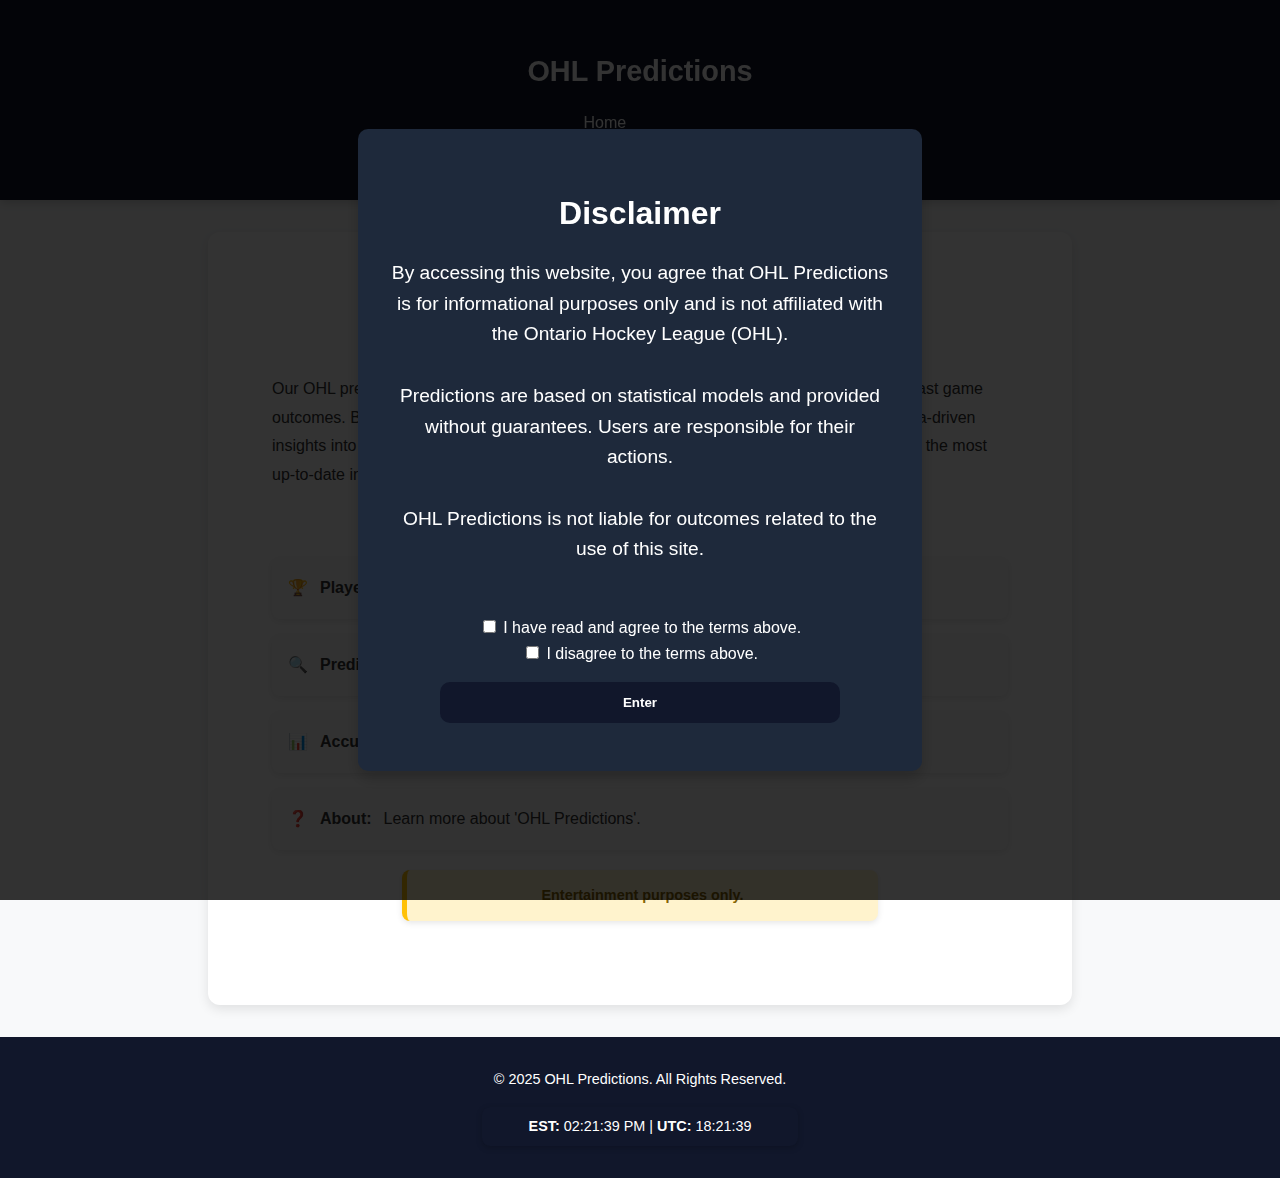
<file: index.html>
<!DOCTYPE html>
<html lang="en">
<head>
    <meta charset="UTF-8">
    <meta name="viewport" content="width=device-width, initial-scale=1.0">
    <title>OHL Game Predictions</title>
    <link rel="stylesheet" href="style.css">
</head>
<body>

    <!-- ✅ Navigation Bar (Only Home) -->
    <nav class="navbar sticky">
        <div class="container">
            <a href="index.html" class="logo">OHL Predictions</a>
            <ul class="nav-links">
                <li><a href="index.html">Home</a></li>
            </ul>
        </div>
    </nav>

    <!-- ✅ About Our Model -->
    <section class="about">
        <div class="container">
            <h2>How Our Prediction Model Works</h2>
            <p>
                Our OHL prediction model uses machine learning and advanced statistical analysis to forecast game outcomes. 
                By analyzing team performance, player stats, and historical data, we provide data-driven insights into each match-up. 
                Our predictions refresh automatically every 24 hours to provide the most up-to-date insights.
            </p>
            <h3>How to Navigate the Website:</h3>
            <ul>
                <li onclick="location.href='player_stats.html'">🏆 <strong>Player Stats:</strong> View detailed player statistics for the 2024-2025 season.</li>
                <!--<li onclick="location.href='about.html'">🏆 <strong>Team Stats:</strong> View detailed team statistics for the 2024-2025 season.</li>-->
                <li onclick="location.href='predictions.html'">🔍 <strong>Predictions Page:</strong> View detailed forecasts for upcoming games.</li>
                <li onclick="location.href='accuracy.html'">📊 <strong>Accuracy Page:</strong> See how well our model performs over time.</li>
                <li onclick="location.href='about.html'">❓<strong>About:</strong> Learn more about 'OHL Predictions'.</li>
            </ul>
            <p class="disclaimer">Entertainment purposes only.</p>
        </div>
    </section>

    <!-- ✅ Footer with Live Clock -->
    <footer class="footer">
        <p>&copy; 2025 OHL Predictions. All Rights Reserved.</p>
        <div id="clock" class="clock"></div>
    </footer>

    <!-- ⚠️ Legal Disclaimer Popup -->
<div id="legal-popup" class="popup">
    <div class="popup-content">
      <h2>Disclaimer</h2>
      <p>
        By accessing this website, you agree that OHL Predictions is for informational purposes only and is not affiliated with the Ontario Hockey League (OHL).
        <br><br>
        Predictions are based on statistical models and provided without guarantees. Users are responsible for their actions.
        <br><br>
        OHL Predictions is not liable for outcomes related to the use of this site.
        <br><br>
      </p>
      <label>
        <input type="checkbox" id="agree-checkbox"> I have read and agree to the terms above.<br>
        <input type="checkbox" id="disagree-checkbox"> I disagree to the terms above.
      </label>
      
      <button id="accept-btn" class="select-btn" disabled>Enter</button>
    </div>
  </div>
  
  <script>
    document.addEventListener('DOMContentLoaded', () => {
      const checkbox = document.getElementById('agree-checkbox');
      const acceptBtn = document.getElementById('accept-btn');
      const popup = document.getElementById('legal-popup');
  
      // Enable the button only when the checkbox is checked
      checkbox.addEventListener('change', () => {
        acceptBtn.disabled = !checkbox.checked;
      });
  
      // Close the popup and store acceptance in localStorage when the button is clicked
      acceptBtn.addEventListener('click', () => {
        localStorage.setItem('disclaimerAccepted', 'true');
        popup.style.display = 'none';
      });
  
      // Show the popup only if the user hasn't accepted the disclaimer
      if (!localStorage.getItem('disclaimerAccepted')) {
        popup.style.display = 'block';
      }
    });
  </script>
  

    <script src="maintenance.js"></script>
    <script>
        function updateClock() {
            const now = new Date();
            const estTime = now.toLocaleString('en-US', { 
                timeZone: 'America/New_York', 
                hour: '2-digit', 
                minute: '2-digit', 
                second: '2-digit',
                hour12: true 
            });
            const utcTime = now.toUTCString().slice(17, 25);
    
            const clockElement = document.getElementById('clock');
            if (clockElement) {
                clockElement.innerHTML = `<strong>EST:</strong> ${estTime} | <strong>UTC:</strong> ${utcTime}`;
            }
        }
        setInterval(updateClock, 1000);
        updateClock();
    
        // ⚠️ Legal Disclaimer Popup Script
        document.addEventListener('DOMContentLoaded', () => {
            const legalPopup = document.getElementById('legal-popup');
            const acceptBtn = document.getElementById('accept-btn');
    
            if (!sessionStorage.getItem('legalAccepted')) {
                // Show the popup if it's the first visit in this session
                legalPopup.style.display = 'flex';
            }
    
            acceptBtn.addEventListener('click', () => {
                sessionStorage.setItem('legalAccepted', 'true');  // Store acceptance for this session
                legalPopup.style.display = 'none';
            });
        });
    </script>
    
    
</body>
</html>
</file>
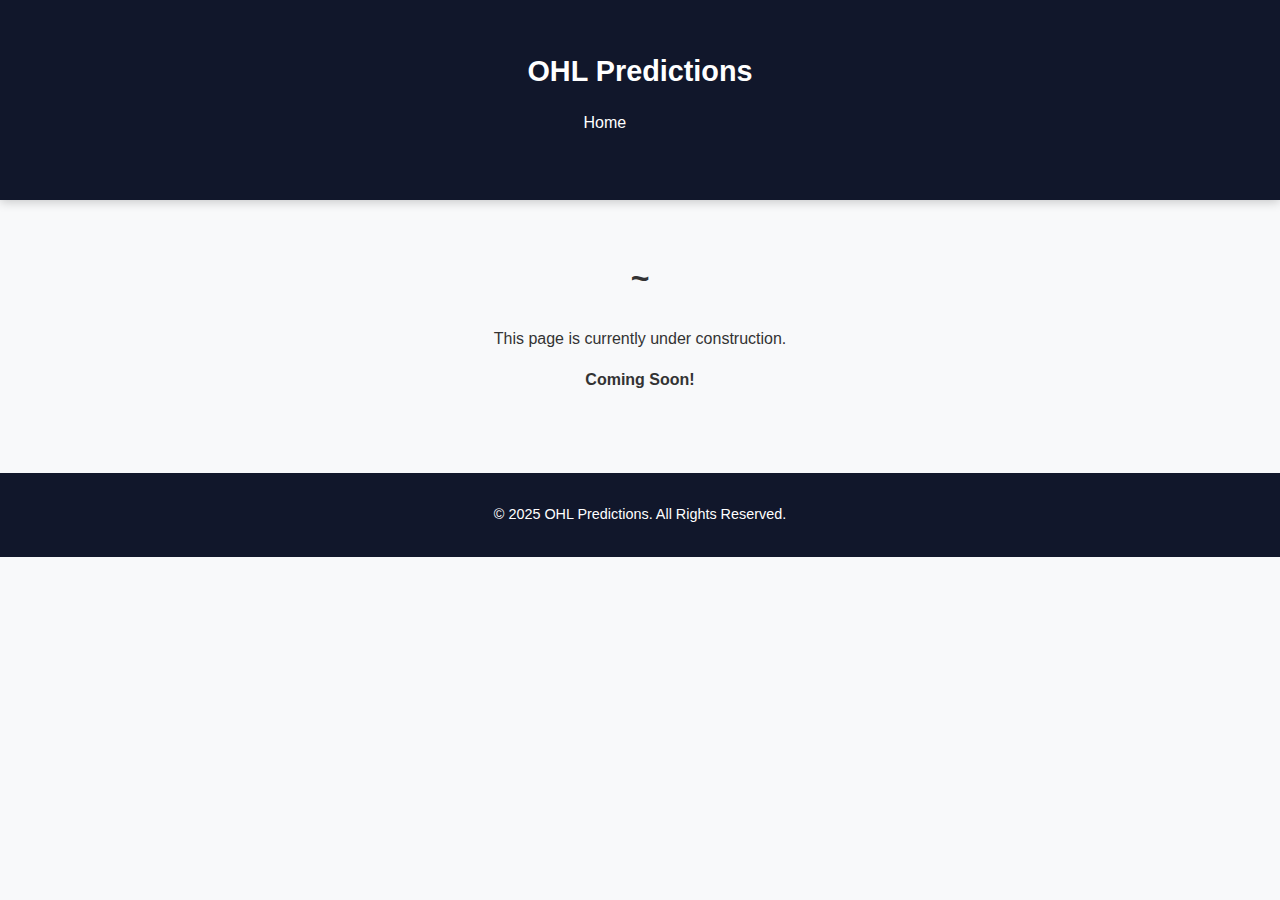
<file: about.html>
<!DOCTYPE html>
<html lang="en">
<head>
    <meta charset="UTF-8">
    <meta name="viewport" content="width=device-width, initial-scale=1.0">
    <title>About Us - OHL Predictions</title>
    <link rel="stylesheet" href="style.css">
</head>
<body>
    <!-- Navigation Bar -->
    <nav class="navbar sticky">
        <div class="container">
            <a href="index.html" class="logo">OHL Predictions</a>
            <ul class="nav-links">
                <li><a href="index.html">Home</a></li>

            </ul>
        </div>
    </nav>

    <!-- Coming Soon Section -->
    <section class="coming-soon">
        <div class="container">
            <h1>~</h1>
            <p>This page is currently under construction.</p>
            <p><strong>Coming Soon!</strong></p>
        </div>
    </section>

    <!-- Footer -->
    <footer class="footer">
        <p>&copy; 2025 OHL Predictions. All Rights Reserved.</p>
    </footer>
</body>
</html>
</file>
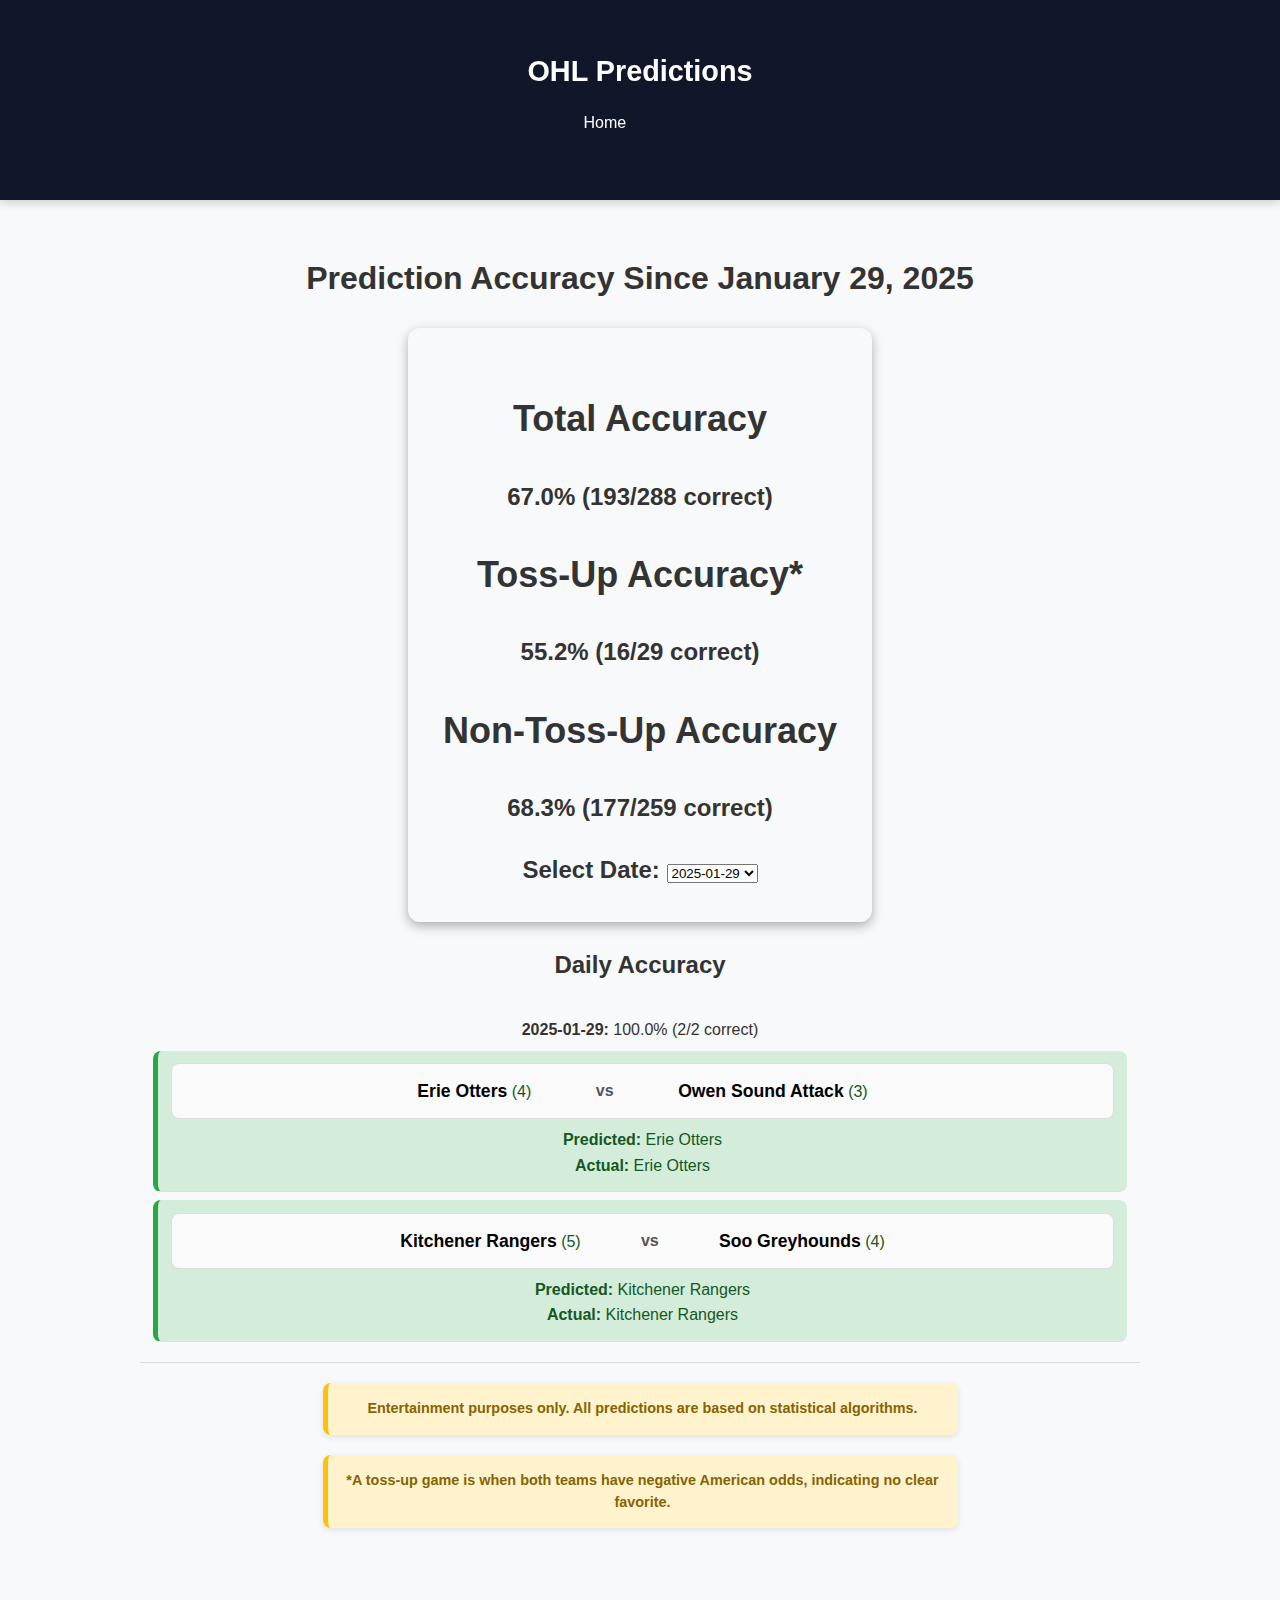
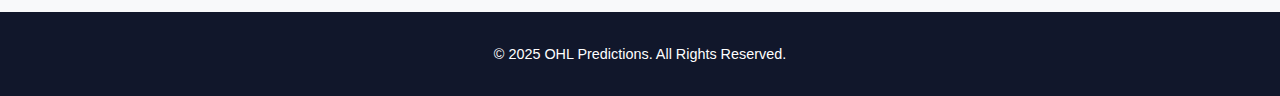
<file: accuracy.html>
<!DOCTYPE html>
<html lang="en">
<head>
    <meta charset="UTF-8">
    <meta name="viewport" content="width=device-width, initial-scale=1.0">
    <title>Prediction Accuracy</title>
    <link rel="stylesheet" href="style.css">
</head>
<body>
    <!-- ✅ Navigation Bar -->
    <nav class="navbar sticky">
        <div class="container">
            <a href="index.html" class="logo">OHL Predictions</a>
            <ul class="nav-links">
                <li><a href="index.html">Home</a></li>
            </ul>
        </div>
    </nav>

    <main class="container">
        <h1 class="main-heading">Prediction Accuracy Since January 29, 2025</h1>

        <div class="accuracy-summary">
            <h2>Total Accuracy</h2>
            <p id="total-accuracy">Loading...</p>

            <h2>Toss-Up Accuracy*</h2>
            <p id="tossup-accuracy">Loading...</p>

            <h2>Non-Toss-Up Accuracy</h2>
            <p id="non-tossup-accuracy">Loading...</p>

            <label for="date-select">Select Date:</label>
            <select id="date-select"></select>
        </div>

        <div class="accuracy-list">
            <h2>Daily Accuracy</h2>
            <ul id="accuracy-data"></ul>
        </div>

        <!-- ⚠️ Legal Disclaimer -->
        <p class="disclaimer">
            Entertainment purposes only. All predictions are based on statistical algorithms.
        </p>
        <p class="disclaimer">
            *A toss-up game is when both teams have negative American odds, indicating no clear favorite.
        </p>
    </main>

    <footer class="footer">
        <p>&copy; 2025 OHL Predictions. All Rights Reserved.</p>
    </footer>

    <script src="accuracy.js"></script>
</body>
</html>
</file>
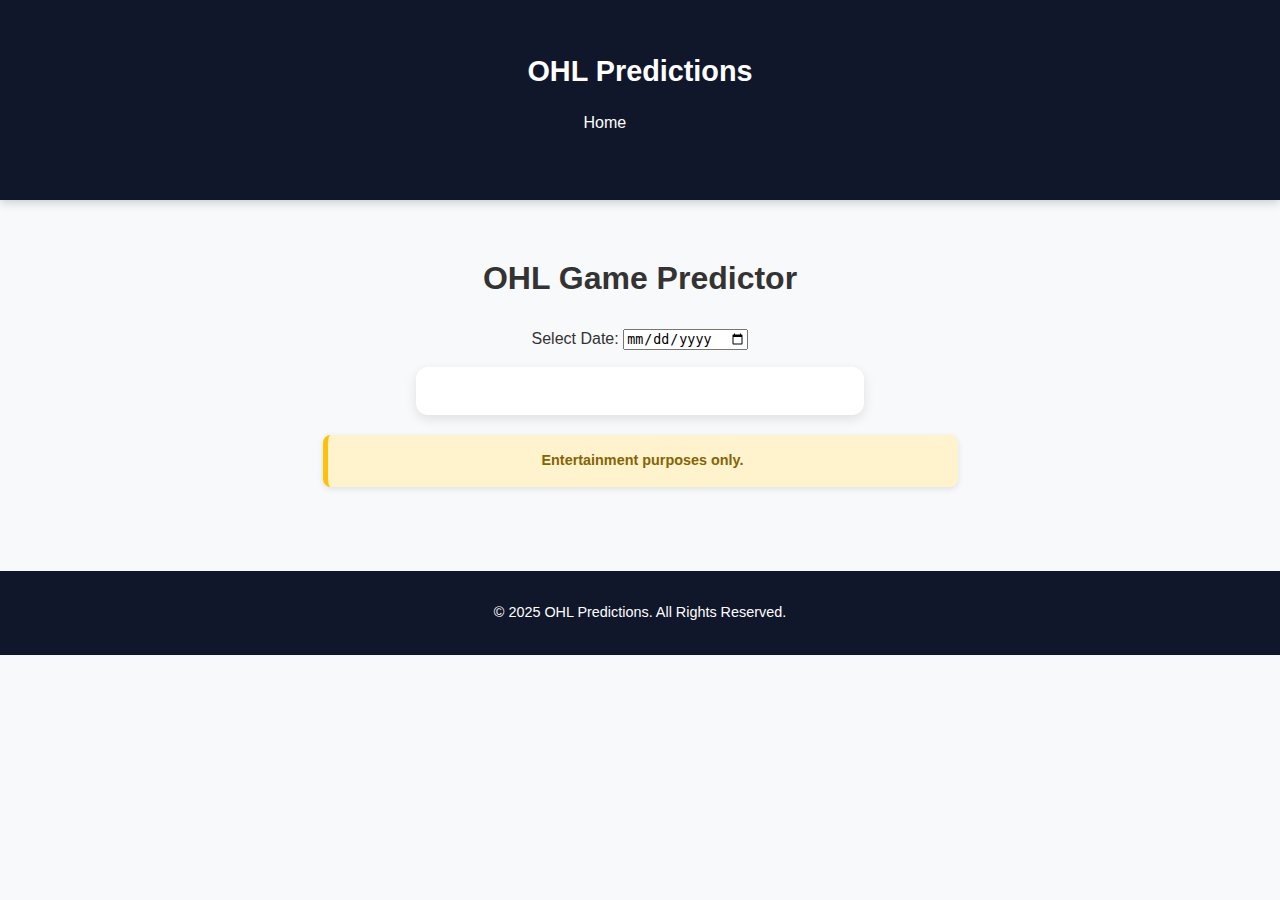
<file: predictions.html>
<!DOCTYPE html>
<html lang="en">
<head>
    <meta charset="UTF-8">
    <meta name="viewport" content="width=device-width, initial-scale=1.0">
    <title>OHL Predictor</title>
    <link rel="stylesheet" href="style.css">
</head>
<body>
    <!-- ✅ Navigation Bar -->
    <nav class="navbar sticky">
        <div class="container">
            <a href="index.html" class="logo">OHL Predictions</a>
            <ul class="nav-links">
                <li><a href="index.html">Home</a></li>
            </ul>
        </div>
    </nav>

    <main class="container predictions">
        <h1 class="main-heading">OHL Game Predictor</h1>

        <label for="date-select" class="date-label">Select Date:</label>
        <input type="date" id="date-select" class="date-input">

        <div id="game-container" class="game-container"></div>
        <div id="results" class="results"></div>

        <!-- ⚠️ Legal Disclaimer -->
        <p class="disclaimer">
            Entertainment purposes only.
        </p>
    </main>

    <footer class="footer">
        <p>&copy; 2025 OHL Predictions. All Rights Reserved.</p>
    </footer>

    <!-- ✅ Game Details Popup -->
    <div id="game-popup" class="popup" style="display: none;">
        <div class="popup-content">
            <span class="close-btn" id="close-btn">✖</span>
            <div id="popup-details"></div>
        </div>
    </div>

    <script src="app.js"></script>
</body>
</html>
</file>
<file: style.css>
/* 🌐 Base Styles */
body {
    display: block !important;
    font-family: 'Segoe UI', Tahoma, Geneva, Verdana, sans-serif;
    margin: 0;
    padding: 0;
    background-color: #f4f4f8;
    color: #333;
    line-height: 1.6;
    scroll-behavior: smooth;
    text-align: center;
}

/* 🔝 Navbar */
.navbar {
    background-color: #11172b;
    color: white;
    padding: 1rem 2rem;
    display: flex;
    justify-content: center;
    align-items: center;
    box-shadow: 0 2px 8px rgba(0, 0, 0, 0.3);
    position: sticky;
    top: 0;
    z-index: 1000;
    gap: 2rem;
}

.navbar .logo {
    font-size: 1.8rem;
    font-weight: bold;
    color: #fff;
    text-decoration: none;
}

.nav-links {
    list-style: none;
    display: flex;
    gap: 1.5rem;
}

.nav-links a {
    color: #fff;
    text-decoration: none;
    padding: 0.5rem 1rem;
    transition: background 0.3s ease, color 0.3s ease;
    border-radius: 5px;
}

.nav-links a:hover {
    background-color: #e94560;
    color: white;
}

/* 📦 Container */
.container {
    max-width: 1000px;
    margin: auto;
    padding: 2rem;
}

/* 🎯 Game Cards */
.game-box,
.results {
    background-color: white;
    padding: 1.5rem;
    border-radius: 12px;
    box-shadow: 0 4px 12px rgba(0, 0, 0, 0.1);
    margin: 1rem auto;
    transition: transform 0.3s ease;
    max-width: 400px;
}

.game-box:hover {
    transform: translateY(-5px);
}

/* ✅ Modern Button */
.select-btn {
    background-color: #11172b;
    color: white;
    border: none;
    padding: 0.8rem 2rem;
    border-radius: 10px;
    font-weight: bold;
    cursor: pointer;
    transition: background 0.3s ease, transform 0.2s ease;
    margin: 1rem 0;
    display: inline-block;
    width: 80%;
}

.select-btn:hover {
    background-color: #e94560;
    transform: scale(1.05);
}

/* ⚽ Game Row Layout */
.game-row {
    display: flex;
    justify-content: center;
    align-items: center;
    gap: 1rem;
    padding: 0.8rem 1rem;
    border: 1px solid #ddd;
    border-radius: 8px;
    background-color: #fafafa;
    margin-bottom: 0.5rem;
    text-align: center;
}

.away-team, .home-team {
    font-weight: bold;
    font-size: 1.1rem;
    color: #000;
    flex: 1;
    text-align: center;
}

.vs {
    font-weight: bold;
    color: #555;
    flex: 0.2;
}

/* ✅ Correct & Incorrect Styling */
.correct {
    background-color: #d4edda;
    color: #155724;
    border-left: 5px solid #28a745;
    padding: 0.8rem;
    margin: 0.5rem 0;
    border-radius: 8px;
}

.incorrect {
    background-color: #f8d7da;
    color: #721c24;
    border-left: 5px solid #dc3545;
    padding: 0.8rem;
    margin: 0.5rem 0;
    border-radius: 8px;
}

/* 📊 Accuracy Summary */
.accuracy-summary {
    padding: 2rem;
    border-radius: 12px;
    font-size: 1.5rem;
    font-weight: bold;
    box-shadow: 0 4px 12px rgba(0, 0, 0, 0.3);
    margin: 1.5rem auto;
    max-width: 400px;
    text-align: center;
}

.accuracy-list li {
    padding: 0.8rem;
    border-bottom: 1px solid #ddd;
    transition: background 0.3s ease;
    text-align: center;
}

.accuracy-list ul {
    list-style: none;
    padding: 0;
    margin: 0;
}

/* ✅ Clock Styling */
.clock {
    background-color: #11172b;
    color: white;
    padding: 0.5rem;
    font-size: 0.9rem;
    border-radius: 8px;
    margin: 1rem auto;
    max-width: 300px;
    text-align: center;
    box-shadow: 0 2px 6px rgba(0, 0, 0, 0.2);
}

/* ⚡ Footer */
.footer {
    background-color: #11172b;
    color: white;
    text-align: center;
    padding: 1rem 0;
    margin-top: 2rem;
    font-size: 0.9rem;
}

/* ✅ About Section */
.about {
    background-color: white;
    padding: 2rem;
    border-radius: 12px;
    box-shadow: 0 4px 12px rgba(0, 0, 0, 0.1);
    margin: 2rem auto;
    max-width: 800px;
    text-align: left;
    line-height: 1.8;
}

.about h2, .about h3 {
    color: #11172b;
    font-weight: bold;
    margin-bottom: 1rem;
    text-align: center;
}

.about ul {
    list-style: none;
    padding: 0;
    margin: 1rem 0;
}

.about li {
    background-color: #f9f9f9;
    padding: 1rem;
    margin-bottom: 1rem;
    border-radius: 8px;
    box-shadow: 0 2px 8px rgba(0, 0, 0, 0.1);
    transition: transform 0.3s ease, background 0.3s ease;
    display: flex;
    align-items: center;
    gap: 0.75rem;
    font-size: 1rem;
}

.about li:hover {
    background-color: #e94560;
    color: white;
    transform: translateY(-5px);
    cursor: pointer;
}

/* ✅ Popup Modal for Game Details */
.popup {
    display: none;
    position: fixed;
    z-index: 1000;
    left: 0;
    top: 0;
    width: 100%;
    height: 100%;
    background-color: rgba(0, 0, 0, 0.6);
    justify-content: center;
    align-items: center;
}

.popup-content {
    background: white;
    padding: 2rem;
    border-radius: 10px;
    width: 90%;
    max-width: 400px;
    text-align: center;
    box-shadow: 0 4px 10px rgba(0, 0, 0, 0.2);
    position: relative;
}

.close-btn {
    position: absolute;
    top: 10px;
    right: 15px;
    font-size: 24px;
    cursor: pointer;
    color: #e94560;
}

.close-btn:hover {
    color: red;
}

/* 📱 Responsive Design */
@media (max-width: 600px) {
    .nav-links {
        flex-direction: column;
        gap: 0.75rem;
    }

    .container {
        padding: 1rem;
    }

    .game-row {
        flex-direction: column;
        gap: 0.5rem;
    }

    .select-btn {
        width: 90%;
    }

    .navbar, .footer, .game-box, .accuracy-summary {
        font-size: 0.9rem;
    }

    .about {
        padding: 1.5rem;
        margin: 1rem;
    }

    .about li {
        font-size: 0.9rem;
        padding: 0.8rem;
    }
}
/* ⚠️ Disclaimer Styling */
.disclaimer {
    background-color: #fff3cd;  /* Light yellow background */
    color: #856404;             /* Dark gold text */
    border-left: 5px solid #ffc107;  /* Bold yellow border */
    padding: 1rem;
    margin: 1.5rem auto;
    border-radius: 8px;
    max-width: 600px;
    font-size: 0.95rem;
    text-align: center;
    box-shadow: 0 2px 6px rgba(0, 0, 0, 0.1);  /* Subtle shadow */
    font-weight: bold;
    line-height: 1.5;
}

/* Responsive Design for Disclaimer */
@media (max-width: 600px) {
    .disclaimer {
        font-size: 0.85rem;
        padding: 0.8rem;
        max-width: 90%;
    }
}
/* General Styling */
body {
    font-family: 'Arial', sans-serif;
    background-color: #f8f9fa;
    color: #333;
    text-align: center;
    margin: 0;
    padding: 0;
}

/* Navbar */
.navbar {
    background-color: #11172b;
    padding: 1rem;
    display: flex;
    justify-content: center;
    box-shadow: 0 2px 10px rgba(0, 0, 0, 0.2);
}

.navbar .logo {
    font-size: 1.8rem;
    font-weight: bold;
    color: white;
    text-decoration: none;
}

/* Player Selection */
#player-select {
    padding: 10px;
    font-size: 1rem;
    border-radius: 5px;
    border: 1px solid #ddd;
    background-color: white;
    margin: 10px;
}

/* Table Styling */
.stats-table {
    width: 50%;
    margin: 10px auto;
    border-collapse: collapse;
    border-radius: 5px;
    overflow: hidden;
    background: white;
    box-shadow: 0px 4px 8px rgba(0, 0, 0, 0.1);
}

.stats-table th, .stats-table td {
    padding: 6px;
    text-align: left;
    border-bottom: 0.5px solid #ddd;
}

.stats-table th {
    background-color: #11172b;
    color: white;
    font-weight: bold;
}

.stats-table tr:nth-child(even) {
    background-color: #f2f2f2;
}

/* Disclaimer Box */
.disclaimer {
    background-color: #fff3cd;
    color: #856404;
    padding: 15px;
    border-radius: 8px;
    width: 60%;
    margin: 20px auto;
    font-size: 0.9rem;
    font-weight: bold;
    text-align: center;
    box-shadow: 0px 2px 6px rgba(0, 0, 0, 0.1);
}
.extra-container {
    width: 100%;
    min-height: 120px; /* Adjust as needed */
    background-color: #f8f9fa; /* Light gray background */
    border-radius: 8px;
    margin: 15px 0; /* Space between dropdown and stats */
    padding: 10px;
    text-align: center;
    box-shadow: 0 2px 6px rgba(0, 0, 0, 0.1);
}
.extra-container img {
    display: block;
    margin: 0 auto;
    border: 2px solid #ddd;
    border-radius: 8px;
}
/* 🎯 Filter Section */
.filter-container {
    display: flex;
    flex-direction: column;
    align-items: center;
    gap: 10px;
    margin-bottom: 20px;
}

/* 🎯 Styled Dropdowns */
.dropdown {
    width: 250px;
    padding: 10px;
    font-size: 1rem;
    border: 2px solid #ddd;
    border-radius: 8px;
    background-color: white;
    cursor: pointer;
    text-align: center;
}

/* ✅ Player Card Styling */
.player-card {
    width: 100%;
    max-width: 400px;
    background: white;
    padding: 10px;
    border-radius: 6px;
    box-shadow: 0 4px 12px rgba(0, 0, 0, 0.1);
    text-align: center;
    margin: 20px auto;
}

.player-img {
    max-width: 150px;
    border-radius: 8px;
    border: 3px solid #8b0000;
    margin-bottom: 10px;
}

.player-card h2 {
    font-size: 1.5rem;
    margin-bottom: 5px;
}

.player-card p {
    font-size: 1rem;
    margin: 2px 0;
    color: #555;
}

/* 📊 Stats Table */
.stats-table {
    width: 100%;
    max-width: 600px;
    margin: 20px auto;
    border-collapse: collapse;
    border-radius: 8px;
    overflow: hidden;
    background: white;
    box-shadow: 0px 4px 8px rgba(0, 0, 0, 0.1);
    text-align: center;
}

.stats-table th, .stats-table td {
    padding: 12px;
    border-bottom: 1px solid #ddd;
}

.stats-table th {
    background-color: #8b0000;
    color: white;
    font-weight: bold;
}
.popup {
    display: none;
    position: fixed;
    z-index: 1000;
    left: 0;
    top: 0;
    width: 100%;
    height: 100%;
    background-color: rgba(0, 0, 0, 0.8);
    justify-content: center;
    align-items: center;
    color: white;
}

.popup-content {
    background: #1e293b;
    padding: 2rem;
    border-radius: 10px;
    max-width: 500px;
    text-align: center;
    box-shadow: 0 8px 16px rgba(0, 0, 0, 0.2);
}

.popup-content h2 {
    font-size: 2rem;
    margin-bottom: 1rem;
}

.popup-content p {
    font-size: 1.2rem;
}
</file>
